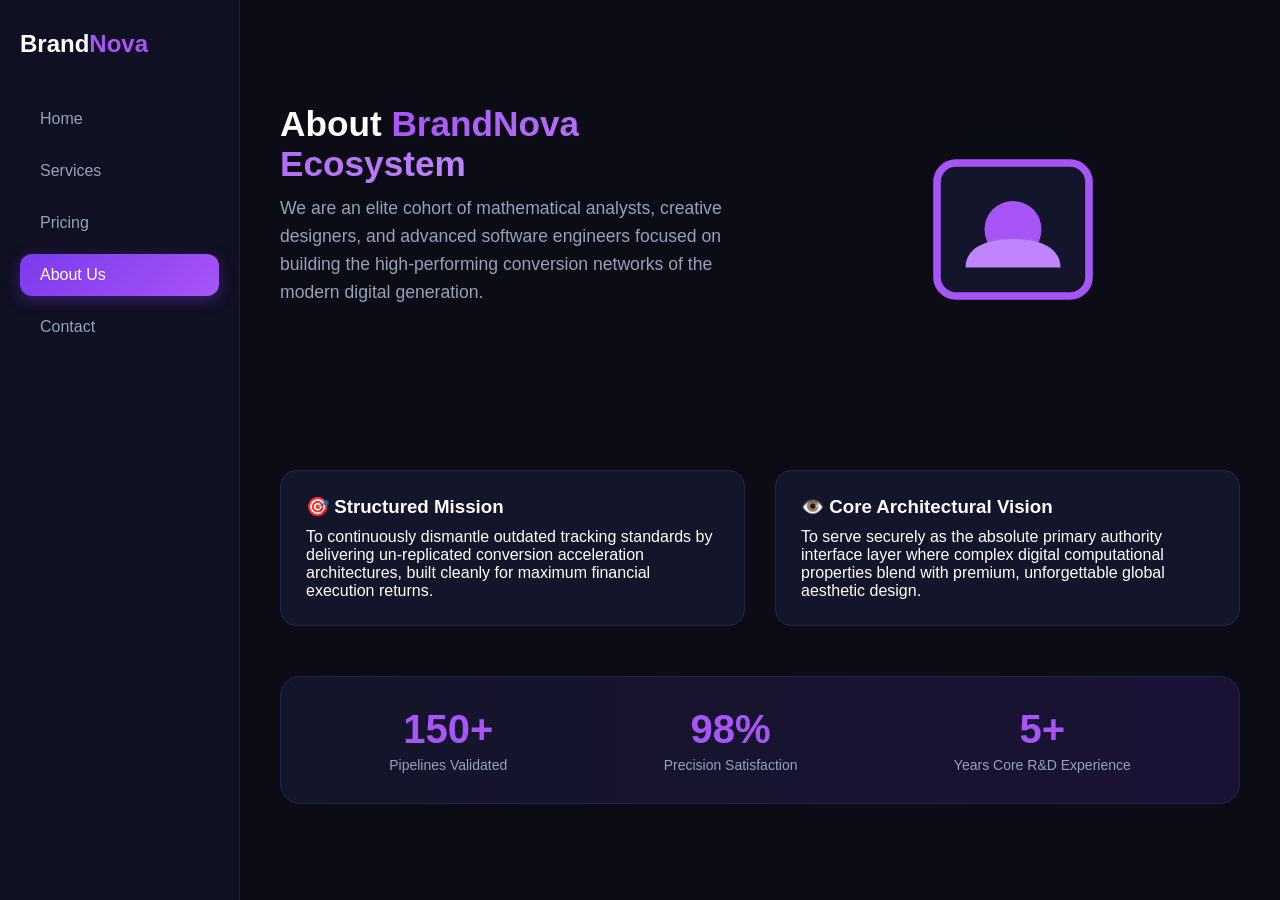
<file: about.html>
<!DOCTYPE html>
<html lang="en">
<head>
    <meta charset="UTF-8">
    <link rel="stylesheet" href="style.css">
    <title>BrandNova - About Us</title>
</head>
<body>
    <div class="app-container">
        <!-- Sidebar Menu Navigation links -->
        <aside class="sidebar">
            <div class="logo">Brand<span>Nova</span></div>
            <ul class="nav-links">
                <li><a href="index.html">Home</a></li>
                <li><a href="services.html">Services</a></li>
                <li><a href="pricing.html">Pricing</a></li>
                <li class="active"><a href="about.html">About Us</a></li>
                <li><a href="contact.html">Contact</a></li>
            </ul>
        </aside>

        <main class="main-content">
            <section>
                <div class="about-hero">
                    <div class="about-hero-text">
                        <h2 class="accent-title">About <span>BrandNova Ecosystem</span></h2>
                        <p class="subtext" style="font-size:1.1rem; line-height:1.6;">We are an elite cohort of mathematical analysts, creative designers, and advanced software engineers focused on building the high-performing conversion networks of the modern digital generation.</p>
                    </div>
                    <div class="about-hero-img">
                        <svg class="team-illustration" viewBox="0 0 200 200" fill="none" xmlns="http://www.w3.org/2000/svg">
                            <circle cx="100" cy="100" r="80" fill="url(#purpleGrad)" opacity="0.15"/>
                            <rect x="60" y="70" width="80" height="70" rx="10" fill="#13152a" stroke="#a855f7" stroke-width="4"/>
                            <circle cx="100" cy="105" r="15" fill="#a855f7"/>
                            <path d="M75 125C75 115 85 110 100 110C115 110 125 115 125 125" fill="#c084fc"/>
                        </svg>
                    </div>
                </div>

                <div class="card-grid" style="grid-template-columns: 1fr 1fr; gap:30px;">
                    <div class="glow-card">
                        <h3>🎯 Structured Mission</h3>
                        <p style="margin-top:10px;">To continuously dismantle outdated tracking standards by delivering un-replicated conversion acceleration architectures, built cleanly for maximum financial execution returns.</p>
                    </div>
                    <div class="glow-card">
                        <h3>👁️ Core Architectural Vision</h3>
                        <p style="margin-top:10px;">To serve securely as the absolute primary authority interface layer where complex digital computational properties blend with premium, unforgettable global aesthetic design.</p>
                    </div>
                </div>

                <div class="stats-bar">
                    <div class="stat-card"><h2>150+</h2><p>Pipelines Validated</p></div>
                    <div class="stat-card"><h2>98%</h2><p>Precision Satisfaction</p></div>
                    <div class="stat-card"><h2>5+</h2><p>Years Core R&D Experience</p></div>
                </div>
            </section>
        </main>
    </div>
</body>
</html>
</file>
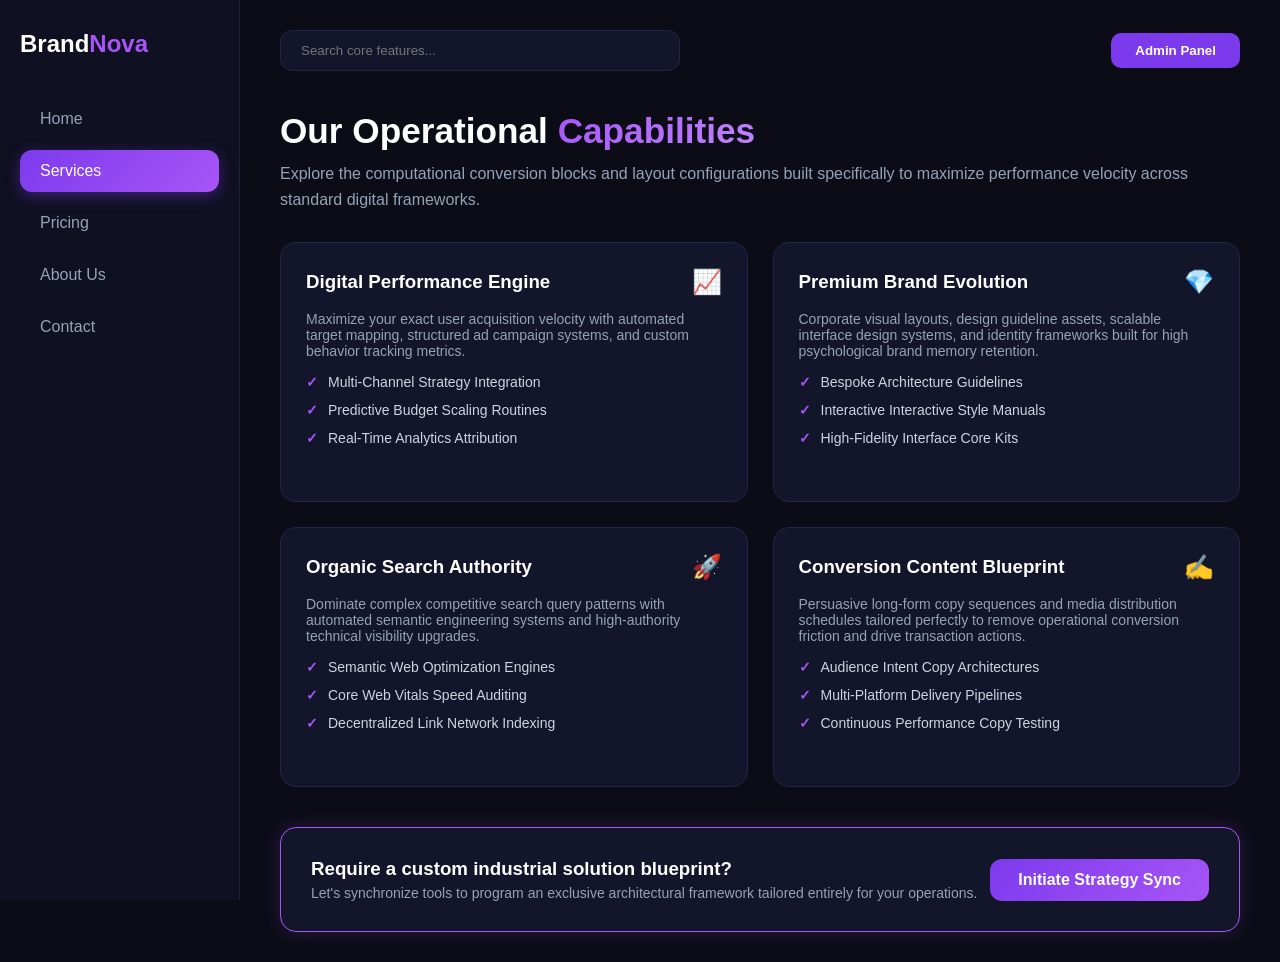
<file: services.html>
<!DOCTYPE html>
<html lang="en">
<head>
    <meta charset="UTF-8">
    <meta name="viewport" content="width=device-width, initial-scale=1.0">
    <title>BrandNova - Services</title>
    <link rel="stylesheet" href="style.css">
</head>
<body>
    <div class="app-container">
        <aside class="sidebar">
            <div class="logo">Brand<span>Nova</span></div>
            <ul class="nav-links">
                <li><a href="index.html">Home</a></li>
                <li class="active"><a href="services.html">Services</a></li>
                <li><a href="pricing.html">Pricing</a></li>
                <li><a href="about.html">About Us</a></li>
                <li><a href="contact.html">Contact</a></li>
            </ul>
        </aside>

        <main class="main-content">
            <header class="top-header">
                <div class="search-box"><input type="text" placeholder="Search core features..."></div>
                <button class="admin-btn">Admin Panel</button>
            </header>

            <section>
                <h2 class="accent-title">Our Operational <span>Capabilities</span></h2>
                <p class="subtext">Explore the computational conversion blocks and layout configurations built specifically to maximize performance velocity across standard digital frameworks.</p>

                <div class="card-grid" style="grid-template-columns: repeat(auto-fit, minmax(400px, 1fr));">
                    <div class="glow-card">
                        <div style="display:flex; justify-content:space-between; align-items:center; margin-bottom:15px;">
                            <h3>Digital Performance Engine</h3><span style="font-size:24px;">📈</span>
                        </div>
                        <p style="color:#94a3b8; font-size:14px; margin-bottom:15px;">Maximize your exact user acquisition velocity with automated target mapping, structured ad campaign systems, and custom behavior tracking metrics.</p>
                        <ul class="feature-list">
                            <li>Multi-Channel Strategy Integration</li>
                            <li>Predictive Budget Scaling Routines</li>
                            <li>Real-Time Analytics Attribution</li>
                        </ul>
                    </div>

                    <div class="glow-card">
                        <div style="display:flex; justify-content:space-between; align-items:center; margin-bottom:15px;">
                            <h3>Premium Brand Evolution</h3><span style="font-size:24px;">💎</span>
                        </div>
                        <p style="color:#94a3b8; font-size:14px; margin-bottom:15px;">Corporate visual layouts, design guideline assets, scalable interface design systems, and identity frameworks built for high psychological brand memory retention.</p>
                        <ul class="feature-list">
                            <li>Bespoke Architecture Guidelines</li>
                            <li>Interactive Interactive Style Manuals</li>
                            <li>High-Fidelity Interface Core Kits</li>
                        </ul>
                    </div>

                    <div class="glow-card">
                        <div style="display:flex; justify-content:space-between; align-items:center; margin-bottom:15px;">
                            <h3>Organic Search Authority</h3><span style="font-size:24px;">🚀</span>
                        </div>
                        <p style="color:#94a3b8; font-size:14px; margin-bottom:15px;">Dominate complex competitive search query patterns with automated semantic engineering systems and high-authority technical visibility upgrades.</p>
                        <ul class="feature-list">
                            <li>Semantic Web Optimization Engines</li>
                            <li>Core Web Vitals Speed Auditing</li>
                            <li>Decentralized Link Network Indexing</li>
                        </ul>
                    </div>

                    <div class="glow-card">
                        <div style="display:flex; justify-content:space-between; align-items:center; margin-bottom:15px;">
                            <h3>Conversion Content Blueprint</h3><span style="font-size:24px;">✍️</span>
                        </div>
                        <p style="color:#94a3b8; font-size:14px; margin-bottom:15px;">Persuasive long-form copy sequences and media distribution schedules tailored perfectly to remove operational conversion friction and drive transaction actions.</p>
                        <ul class="feature-list">
                            <li>Audience Intent Copy Architectures</li>
                            <li>Multi-Platform Delivery Pipelines</li>
                            <li>Continuous Performance Copy Testing</li>
                        </ul>
                    </div>
                </div>

                <div class="glow-card featured" style="margin-top:40px; display:flex; justify-content:space-between; align-items:center; padding:30px;">
                    <div>
                        <h3 style="margin-bottom:5px;">Require a custom industrial solution blueprint?</h3>
                        <p style="color:#94a3b8; font-size:14px;">Let's synchronize tools to program an exclusive architectural framework tailored entirely for your operations.</p>
                    </div>
                    <a href="contact.html" class="btn-primary">Initiate Strategy Sync</a>
                </div>
            </section>
        </main>
    </div>
</body>
</html>
</file>
<file: style.css>
/* 1. THEME VARIABLES & GLOBAL STYLES */
:root {
    --bg-color: #0b0c16;
    --sidebar-bg: #0f1021;
    --card-bg: #13152a;
    --border-color: #1f213a;
    --border-glow: #22254b;
    --text-main: #ffffff;
    --text-muted: #94a3b8;
    --accent-color: #a855f7;
    --primary-gradient: linear-gradient(135deg, #7c3aed, #a855f7);
    --transition-smooth: all 0.3s ease;
}

* { box-sizing: border-box; margin: 0; padding: 0; font-family: 'Segoe UI', sans-serif; }
body { background-color: var(--bg-color); color: var(--text-main); display: flex; min-height: 100vh; overflow-x: hidden; }
.app-container { display: flex; width: 100%; }

/* 2. LAYOUT: SIDEBAR & CONTENT */
.sidebar {
    width: 240px; background-color: var(--sidebar-bg); border-right: 1px solid var(--border-color);
    padding: 30px 20px; display: flex; flex-direction: column; position: fixed; height: 100vh; z-index: 100;
}
.logo { font-size: 24px; font-weight: 700; margin-bottom: 40px; }
.logo span, .hero-text h1 span { color: var(--accent-color); }

.nav-links { list-style: none; display: flex; flex-direction: column; gap: 10px; }
.nav-links li a { display: block; padding: 12px 20px; color: var(--text-muted); text-decoration: none; font-weight: 500; border-radius: 12px; transition: var(--transition-smooth); }
.nav-links li a:hover { color: var(--text-main); background-color: rgba(168, 85, 247, 0.1); }
.nav-links li.active a { color: var(--text-main); background: var(--primary-gradient); box-shadow: 0 4px 15px rgba(124, 58, 237, 0.4); }

.main-content { margin-left: 240px; flex: 1; padding: 30px 40px; }

/* 3. FLEX & GRID UTILITIES */
.top-header, .project-item, .pricing-toggle, .about-hero, .stats-bar, .social-footer, .social-icons, .info-item {
    display: flex; align-items: center;
}
.top-header { justify-content: space-between; margin-bottom: 40px; }
.project-item { justify-content: space-between; padding: 15px 0; border-bottom: 1px solid var(--border-color); }
.project-item:last-child { border-bottom: none; }
.pricing-toggle { justify-content: center; gap: 15px; margin: 30px 0 40px 0; }
.about-hero { justify-content: space-between; gap: 50px; margin-bottom: 60px; }
.stats-bar { justify-content: space-around; text-align: center; margin: 50px 0; background: linear-gradient(90deg, var(--card-bg), #1a1235); border: 1px solid var(--border-glow); border-radius: 20px; padding: 30px; }
.social-footer { justify-content: space-between; margin-top: 40px; padding-top: 25px; border-top: 1px solid var(--border-color); color: #64748b; font-size: 14px; }
.social-icons { gap: 15px; }

.card-grid, .hero-wrapper, .contact-grid { display: grid; gap: 25px; margin-top: 20px; }
.card-grid { grid-template-columns: repeat(auto-fit, minmax(280px, 1fr)); }
.hero-wrapper { grid-template-columns: 2fr 1fr; margin-bottom: 50px; }
.contact-grid { grid-template-columns: 1fr 1.5fr; }

/* 4. CARDS & BOXES */
.glow-card, .upcoming-box, .info-item {
    background-color: var(--card-bg); border: 1px solid var(--border-glow); border-radius: 16px; padding: 25px; transition: var(--transition-smooth); position: relative; overflow: hidden;
}
.glow-card:hover { transform: translateY(-5px); border-color: var(--accent-color); box-shadow: 0 10px 30px rgba(124, 58, 237, 0.15); }
.glow-card.featured { border-color: var(--accent-color); box-shadow: 0 0 20px rgba(168, 85, 247, 0.2); }

.hero-banner { background-color: #121324; border: 1px solid var(--border-color); border-radius: 24px; padding: 50px; display: flex; justify-content: space-between; align-items: center; }

/* 5. TYPOGRAPHY & BUTTONS */
.accent-title { font-size: 2.2rem; font-weight: 700; margin-bottom: 10px; }
.accent-title span { background: linear-gradient(135deg, var(--accent-color), #c084fc); -webkit-background-clip: text; -webkit-text-fill-color: transparent; }
.subtext { color: var(--text-muted); margin-bottom: 30px; font-size: 1rem; line-height: 1.6; }

.btn-primary, .btn-outline, .admin-btn { padding: 12px 28px; border-radius: 12px; text-decoration: none; font-weight: 600; display: inline-block; cursor: pointer; transition: var(--transition-smooth); border: none; }
.admin-btn { padding: 10px 24px; border-radius: 10px; background-color: #7c3aed; color: var(--text-main); }
.admin-btn:hover { background-color: #6d28d9; }
.btn-primary { background: var(--primary-gradient); color: var(--text-main); }
.btn-primary:hover { transform: translateY(-2px); box-shadow: 0 5px 20px rgba(124, 58, 237, 0.4); }
.btn-outline { background: transparent; color: var(--text-main); border: 1px solid var(--accent-color); }
.btn-outline:hover { background-color: var(--accent-color); box-shadow: 0 5px 20px rgba(168, 85, 247, 0.3); }

/* 6. ELEMENTS & ANIMATIONS */
.search-box { position: relative; width: 400px; }
.search-box input { width: 100%; padding: 12px 20px; background-color: var(--card-bg); border: 1px solid var(--border-glow); border-radius: 12px; color: var(--text-main); outline: none; transition: var(--transition-smooth); }
.search-box input:focus { border-color: var(--accent-color); box-shadow: 0 0 10px rgba(168, 85, 247, 0.2); }

.rocket-art { width: 180px; height: 180px; animation: float 4s ease-in-out infinite; }
@keyframes float {
    0%, 100% { transform: translateY(0) rotate(0deg); }
    50% { transform: translateY(-15px) rotate(5deg); }
}

.status-tag { font-weight: 600; font-size: 14px; }
.status-tag.live { color: #10b981; }
.status-tag.pending { color: #f59e0b; }
.status-tag.active { color: #3b82f6; }

/* 7. PAGES SPECIFIC LOGIC (PRICING, ABOUT, CONTACT) */
.toggle-bg { width: 60px; height: 30px; background-color: #1e1b4b; border-radius: 30px; padding: 3px; cursor: pointer; display: flex; align-items: center; transition: var(--transition-smooth); }
.toggle-circle { width: 24px; height: 24px; background-color: var(--accent-color); border-radius: 50%; transition: var(--transition-smooth); }
.toggle-bg.active .toggle-circle { transform: translateX(30px); }
.save-badge { background-color: rgba(16, 185, 129, 0.15); color: #10b981; padding: 4px 10px; border-radius: 20px; font-size: 12px; font-weight: 600; }
.price-box { margin: 25px 0; }
.price-amount { font-size: 3rem; font-weight: 800; }
.price-period { color: var(--text-muted); font-size: 1rem; }

.feature-list { list-style: none; margin-bottom: 30px; display: flex; flex-direction: column; gap: 12px; }
.feature-list li { color: #cbd5e1; font-size: 14px; display: flex; align-items: center; gap: 10px; }
.feature-list li::before { content: "✓"; color: var(--accent-color); font-weight: bold; }
.popular-badge { position: absolute; top: 15px; right: 15px; background-color: #7c3aed; color: white; padding: 4px 12px; border-radius: 20px; font-size: 11px; font-weight: 700; text-transform: uppercase; }

.about-hero-text, .about-hero-img { flex: 1; }
.about-hero-img { display: flex; justify-content: center; }
.team-illustration { width: 100%; max-width: 380px; animation: float 5s ease-in-out infinite alternate; }
.stat-card h2 { font-size: 2.5rem; color: var(--accent-color); font-weight: 800; margin-bottom: 5px; }
.stat-card p { color: var(--text-muted); font-size: 14px; }

.info-card { display: flex; flex-direction: column; gap: 20px; }
.info-icon { width: 45px; height: 45px; background-color: rgba(124, 58, 237, 0.15); border-radius: 10px; display: flex; justify-content: center; align-items: center; color: var(--accent-color); font-size: 18px; font-weight: bold; }
.info-details h4 { font-size: 15px; margin-bottom: 2px; }
.info-details p { color: var(--text-muted); font-size: 13.5px; }

.form-group-row { display: flex; gap: 20px; margin-bottom: 20px; }
.form-group { flex: 1; display: flex; flex-direction: column; gap: 8px; margin-bottom: 20px; }
.form-group label { font-size: 14px; color: #cbd5e1; }
.form-group input, .form-group textarea { background-color: var(--sidebar-bg); border: 1px solid var(--border-glow); padding: 14px; border-radius: 10px; color: white; font-size: 14px; outline: none; transition: var(--transition-smooth); }
.form-group input:focus, .form-group textarea:focus { border-color: var(--accent-color); }

.social-icons a { width: 36px; height: 36px; border-radius: 50%; background-color: var(--card-bg); display: flex; justify-content: center; align-items: center; color: var(--text-muted); text-decoration: none; transition: var(--transition-smooth); }
.social-icons a:hover { background-color: var(--accent-color); color: white; }
</file>
